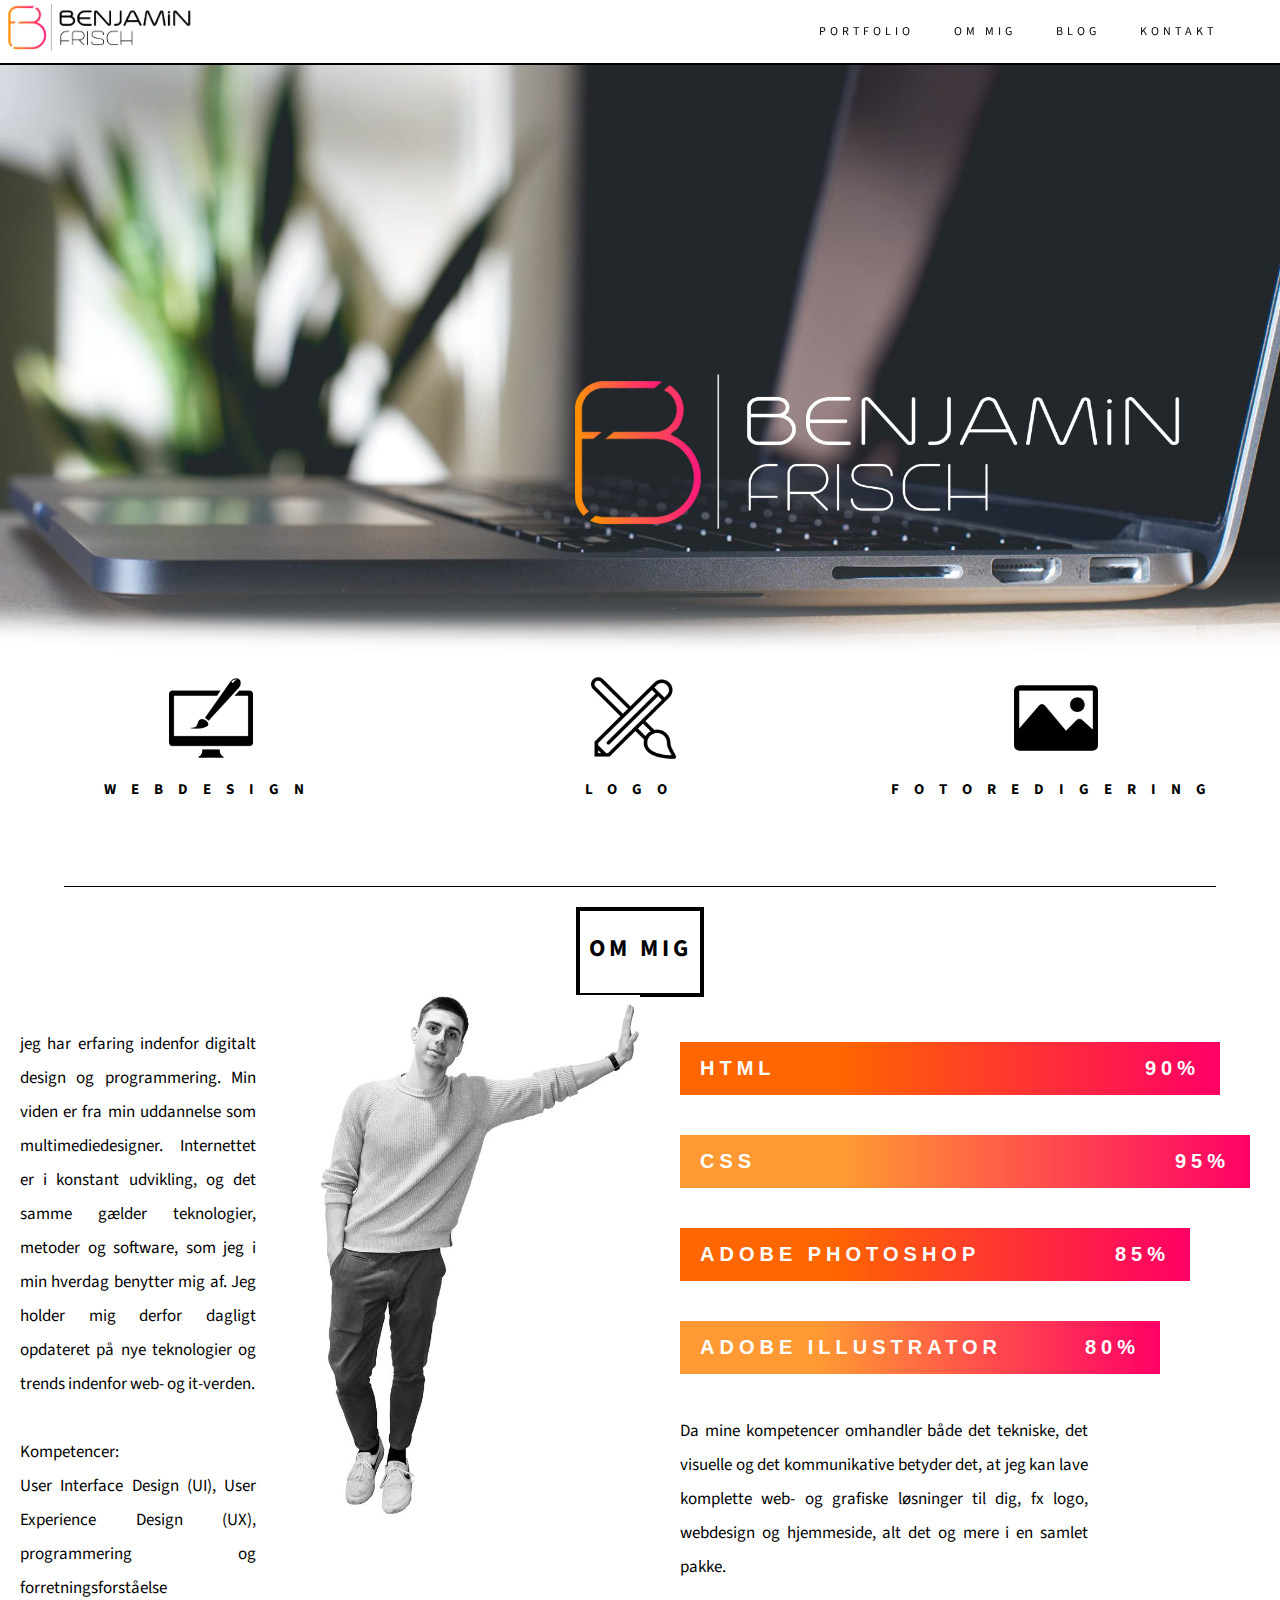
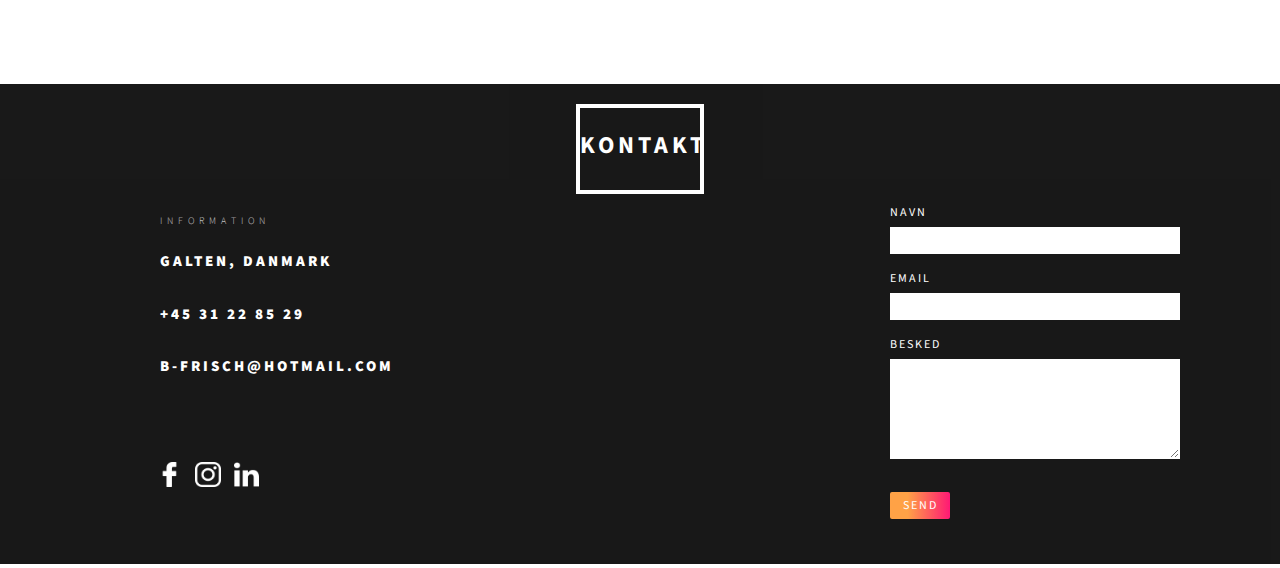
<file: index.html>
<!DOCTYPE html>
<html>

<head>
    <meta charset="utf-8">
    <meta name="viewport" content="width=device-width, initial-scale=1.0">
    <meta name="description" content="Portfolio Benjamin Frisch. jeg kan lave komplette web- og grafiske løsninger til dig, fx logo, webdesign og hjemmeside, alt det og mere i en samlet pakke.">

    <!--Indsæt SEO i ovenstående -->

    

    <title>BENJAMIN FRISCH - PORTFOLIO</title>
    <link rel="stylesheet" type="text/css" href="css/style.css">

    <link href="https://fonts.googleapis.com/css?family=Source+Sans+Pro" rel="stylesheet">
    

</head>

<body>

    <header>


        <div class="navbar">

            <a href="index.html">
            <img class="logoheader" src="image/logo%20portfolio%20black.png" width="15%" alt="logo til Benjamin Frisch portfolio"> </a>
            
            
            
            <a href="#linkkontakt">KONTAKT</a>
            
            <a href="https://benjaminfrischblog.wordpress.com/">BLOG</a>
            
            
            
            
            <a href="#aboutme2">OM MIG</a>
            <a href="portfolio.html">PORTFOLIO</a>
             
            
        </div>
        
      <a href="index.html"><img class="logoheader2" src="image/logo%20portfolio%20final%20png.png" width="100%" alt="logo til Benjamin Frisch portfolio"> </a>   
        
        
     <!-- BURGERMENU - med udgangspunkt i: https://codepen.io/erikterwan/pen/grOZxx -->
    <div role='navigation' class="mobil">
        <div id="burgermenu">
            <input type="checkbox" />
            <span></span>
            <span></span>
            <span></span>
            <ul id="menu">
                
                
                <a href="portfolio.html">
                    <li>PORTFOLIO</li>
                </a>
                <a href="#aboutme2">
                    <li>OM MIG</li>
                </a>
                <a href="https://benjaminfrischblog.wordpress.com/">
                    <li>BLOG</li>
                </a>
                <a href="#linkkontakt">
                    <li>KONTAKT</li>
                </a>
                
                
                  <li> <img class="logoheaderBIG" src="image/logo%20portfolio%20final%20png.png" width="45%" alt="logo til Benjamin Frisch portfolio"> </li>
                
                
                
               
            </ul>
            
          
        </div>
    </div>

    <!--BURGERMENU SLUT -->
        
        
      
       

    </header>

    <img class="logo" src="image/logo.png" width="50%" alt="logo til Benjamin Frisch portfolio">

    <div class="forside">
        <!-- TEKST PÅ FORSIDEN -->
        <img src="image/backgroundfade.png" width="100%" alt="baggrund Benjamin Frisch Portfolio">




    </div>

    <div class="kompetencer">


        <section>


            <img src="image/webdesign.png" width="20%" alt="webdesign">
            <h3>
                WEBDESIGN

            </h3>
        </section>

        <section>


            <img src="image/logodesign.png" width="20%" alt="logo design">
            <h3>
                LOGO
            </h3>

        </section>

        <section>


            <img src="image/photoredigering.png" width="20%" alt="photoredigering fotoredigering">

            <h3>
                FOTOREDIGERING
            </h3>

        </section>

        <div class="line" >

        </div>



    </div>



    <div class="aboutme" >
        

    <h2 id="omMig">
        OM MIG
        </h2>

        
        <section>
            
            <!-- SKILL BARS -->
            <div class="benjamin-skills">

                <ul class="benjamin-skillset">

                    <li class="skill-bar" style="width:90%; background:linear-gradient(to right, #ff6600 29%, #ff0066 100%);">

                        <span>HTML</span>

                        <span class="skill-percent">90%</span>

                    </li>

                    <li class="skill-bar" style="width:95%; background: linear-gradient(to right, #ff9933 29%, #ff0066 100%);">

                        <span>CSS</span>

                        <span class="skill-percent">95%</span>

                    </li>

                    <li class="skill-bar" style="width:85%; background:linear-gradient(to right, #ff6600 29%, #ff0066 100%);">

                        <span>ADOBE PHOTOSHOP</span>

                        <span class="skill-percent">85%</span>

                    </li>

                    <li class="skill-bar" style="width:80%; background: linear-gradient(to right, #ff9933 29%, #ff0066 100%);">

                        <span>ADOBE ILLUSTRATOR</span>

                        <span class="skill-percent">80%</span>

                    </li>

                </ul>

     <p class="tekst2ommig">Da mine kompetencer omhandler både det tekniske, det visuelle og det kommunikative betyder det, at jeg kan lave komplette web- og grafiske løsninger til dig, fx logo, webdesign og hjemmeside, alt det og mere i en samlet pakke.
    
         </p>

            </div>


        </section>

        
        <section >

            <img class="fotoafmig" src="image/photo%20aboutme.jpg" width="50%;">
            
            <p class="tekst1ommig"> jeg har erfaring indenfor digitalt design og programmering. Min viden er fra min uddannelse som multimediedesigner. Internettet er i konstant udvikling, og det samme gælder teknologier, metoder og software, som jeg i min hverdag benytter mig af. Jeg holder mig derfor dagligt opdateret på nye teknologier og trends indenfor web- og it-verden.
        
               
                <br>
                <br>
                
            Kompetencer: 
                <br>
                User Interface Design (UI), User Experience Design (UX), programmering og forretningsforståelse
            </p>
            
             

        </section>

    </div>
    
    
    
    
    
    


    <!-- KONTAKT -->
    <div class="kontakt" id="linkkontakt">
        <h2>Kontakt</h2>
        <article>

            <!-- KONTAKTOPLYSNINGER -->
            <section>
                <h3>information</h3>
                <p class="kontaktoplysninger">Galten, Danmark</p>
                <p class="kontaktoplysninger">+45 31 22 85 29</p>
                <p class="kontaktoplysninger email">b-frisch@hotmail.com</p>
                <div class="line"></div>
                <div>
                    <a href="https://www.facebook.com/benjamin.frisch.37"><img class="socialmedia facebook" src="image/facebook.png" width="5.5%"></a>
                    <a href="https://www.instagram.com/kennethfrisch/"><img class="socialmedia" src="image/instagram.png" width="5.5%"></a>
                    <a href="https://dk.linkedin.com/"><img class="socialmedia" src="image/linkedin.png" width="5.5%"></a>
                </div>
            </section>

            <!-- KONTAKTFORMULAR -->
            <section>
                <div class="kontaktformular">
                    <form action="/action_page.php">
                        <label for="fname">Navn</label>
                        <input type="text" id="fname" name="firstname">
                        <label for="lname">Email</label>
                        <input type="text" id="lname" name="email">
                        <label for="subject">Besked</label>
                        <textarea id="subject" name="subject"></textarea>
                        <p class="send">Send</p>
                    </form>
                </div>
            </section>

        </article>
    </div>
    
    

</body>
 

</html>
</file>
<file: css/style.css>
* {
    box-sizing: border-box;
}


/* NYT PROJEKT LINJE */

body {
    max-width: 100%;
    overflow-x: hidden;
    margin: 0;
    
}



/* MENU BAR */

    

header {
    background-color: white;
    position: fixed;
    top: 0;
    width: 100%;
    overflow: hidden;
    
    box-shadow: 0px 2px;
    z-index: 1;
    padding: 1%;
    
}
    

.navbar a {
    float: right;
    display: block;
    color: black;
    text-align: center;
    padding: 10px;
    padding-left: 30px;
    text-decoration: none;
    font-size: 12px;
    font-family: 'Source Sans Pro', sans-serif;
    letter-spacing: 4px;  
}


/*LOGO I HEADER*/

.logoheader {

    position: absolute;
    left: 0.4em;
    top: 0.01em;
    

}

.logoheader2  {
      display: none;
}



/*LOGO ØVERST I MIDTEN*/

.logo {
    display: block;
    position: absolute;
    bottom: 40%;
    right: 6%;
}

.aboutme h2 {
    position: absolute;
    border: solid 4px black;
    left: 45%;
    width: 10%;
    height: 10%;
    padding-top: 20px;
    text-align: center;
    text-transform: uppercase;
    letter-spacing: 4px;
    font-family: 'Source Sans Pro', sans-serif;
}




h3 {
    font-family: 'Source Sans Pro', sans-serif;
    letter-spacing: 15px;
    font-size: 15px;
 
}

.kompetencer section {
    display: inline-block;
    float: left;
    width: 33%;
    text-align: center;
    position: relative;
    bottom: 180px;

}

.line {
    width: 90%;
    border-bottom: 1px solid black;
    padding: 0;
    padding-top: 30px;
    margin-left: auto;
    margin-right: auto;
}


#abouttext {
    position: relative;
    float: right;
}


.aboutme section {
    position: relative;
    width: 50%;
    float: right;
    font-size: 17px;
    font-family: 'Source Sans Pro', sans-serif;
}

.tekst1ommig {
    width: 40%;
    padding-left: 20px;
    padding-top: 15px;
    line-height: 200%;
    text-align: justify;
}

.tekst2ommig {
    width: 70%;
    padding-left: 40px;
    line-height: 200%;
    text-align: justify;
}

.fotoafmig {
    float: right;
    margin-bottom: 20px;
}

.ommigtekst {
    padding-right: 20px;
    word-spacing: 2px;
}

.benjamin-skills {
    position: relative;
    float: left;
    width: 100%;
    margin: 0 auto;
    padding-top: 30px;
}

.benjamin-skills p {
    margin-bottom: 100px;
}



.skill-percent {
    float: right;
    font-size: 20px;
}

li.skill-bar {
    background-color: #7BC673;
    color: #FFF;
    font: bold 12px/23px "Helvetica Neue", Arial, Helvetica, Geneva, sans-serif;
    margin-bottom: 40px;
    padding: 15px 20px;
    font-size: 20px;
    letter-spacing: 5px;
}

/* KONTAKT */

.kontakt {
    background-color: black;
    height: 480px;
    opacity: 0.9;
    font-family: 'Source Sans Pro', sans-serif;
    width: 100%;
    display: inline-block;

}

.kontakt h2 {
    position: absolute;
    letter-spacing: 4px;
    text-align: center;
    color: white;
    text-transform: uppercase;
    border: solid 4px white;
    width: 10%;
    height: 10%;
    left: 45%;
    padding-top: 20px;

}

.kontakt section {
   
    float: left;
    display: inline-block;
    width: 50%;
    padding-top: 120px;
    margin: 0;
}

/* KONTAKTFORMULAR */

input[type=text],
select,
textarea {
    width: 100%;
    padding: 5px;
    border: 1px solid white;
    border-radius: 0px;
    margin-top: 6px;
    margin-bottom: 16px;
}

#subject {
    height: 100px;
}

.send {
    background: linear-gradient(to right, #ff9933 29%, #ff0066 100%);
    color: white;
    width: 60px;
    text-align: center;
    padding: 5px 10px;
    border: none;
    border-radius: 2px;
    cursor: pointer;
    text-transform: uppercase;
    letter-spacing: 2px;

}

.send:hover {
    background-color: #C1C2BD;
    color: black;
    font-weight: 800;
}

.kontaktformular {
    color: white;
    padding-right: 100px;
    padding-left: 250px;
    text-align: left;
    text-transform: uppercase;
    font-size: 12px;
    letter-spacing: 2px;
}

.kontakt {
    color: white;
    text-transform: uppercase;

}

.kontakt h3 {
    font-size: 10px;
    letter-spacing: 5px;
    padding-left: 25%;
    font-weight: 100;
}


/* KONTAKTOPLYSNINGER */

.kontaktoplysninger {
    font-size: 15px;
    letter-spacing: 3px;
    line-height: 2.5;
    padding-left: 25%;
    font-weight: 900;
}

.kontaktoplysninger.email {
    font-size: 15px;
    font-weight: 900;
}

.socialmedia {
    padding-left: 10px;
}

.socialmedia:hover {
    opacity: 0.3;
}

.socialmedia.facebook {
    margin-left: 23%;
    padding-top: 30px;
}


.portfolio {
    width: 100%;
    height: 500px;
}



/* CASES */

.cases {
    background-color: white;
    opacity: 0.9;
    height: 1200px;
    display: inline-block;
    text-align: center;
    width: 100%;
    color: black;
    font-family: 'Source Sans Pro', sans-serif;
    text-transform: uppercase;
    letter-spacing: 3px;
    font-size: 12px;
    padding-top: 250px;
}

.cases h2 {
    position: absolute;
    border: solid 4px black;
    left: 45%;
    width: 10%;
    height: 10%;
    padding-top: 20px;
    text-align: center;
    text-transform: uppercase;
    letter-spacing: 4px;
    font-family: 'Source Sans Pro', sans-serif;
    top: 70px;

}



.cases h3 {
    font-size: 20px;
    font-weight: 400;
    color: black;
    
}

.cases section {
    float: left;
    display: inline-block;
    width: 50%;
    padding-top: 30px;
    padding-left: 50px;
    padding-right: 50px;
    height: 350px;
}



/* HOVER EFFECT: SEPIA */

.cases img {
    -webkit-filter: sepia(100%);
    filter: sepia(100%);


    padding-top: 10px;
    
}


.cases img:hover {

    -webkit-filter: sepia(0);
    filter: sepia(0);
}


.case1 {
    height: 800px;
}

.case2 {
    height: 800px;
}

.case3 {
    height: 800px;
}

.selvstudie {
    height: 800px;
}



* {
    box-sizing: border-box;
}


/* Create four equal columns that floats next to each other */

.column {
    float: left;
    width: 33%;
    padding: 10px;
    
}

.column img {
    margin-top: 12px;
   
}

.row {
    padding-top: 80px;
}

/* Clear floats after the columns */

.row:after {
    content: "";
    display: table;
    clear: both;
}

.tekstcase {
    padding: 10px;
    background-color: #F2F2F2;
    font-family: 'Source Sans Pro', sans-serif;
    text-align: justify;
    font-size: 13px;
    margin: 0;

}


.tekstcase h2 {
    text-transform: uppercase;
    letter-spacing: 4px;
    font-size: 15px;
    color: orange;
}

#myNav {
    display: none;
}



/* BURGERMENU - med udgangspunkt i: https://codepen.io/erikterwan/pen/grOZxx */

#burgermenu {
    display: none;
    position: fixed;
    top: 8px;
    right: 10px;
    z-index: 1;
    -webkit-user-select: none;
    user-select: none;
    font-family: 'Source Sans Pro', sans-serif;
    text-transform: uppercase;
}

#burgermenu a {
    text-decoration: none;
    color: #232323;
    transition: color 0.3s ease;
}

#burgermenu a:hover {
    color: gray;
}

#burgermenu input {
    display: block;
    width: 40px;
    height: 32px;
    position: absolute;
    top: -7px;
    left: -5px;
    cursor: pointer;
    opacity: 0;
    /* hide this */
    z-index: 2;
    /* and place it over the hamburger */
    -webkit-touch-callout: none;
}

#burgermenu span {
    display: block;
    width: 25px;
    height: 2px;
    margin-bottom: 5px;
    position: ab;
    background: black;
    border-radius: 3px;
    z-index: 1;
    transform-origin: 4px 0px;
    transition: transform 0.5s cubic-bezier(0.77, 0.2, 0.05, 1.0),
    background 0.5s cubic-bezier(0.77, 0.2, 0.05, 1.0),
    opacity 0.55s ease;
}

#burgermenu span:first-child {
    transform-origin: 0% 0%;
}

#burgermenu span:nth-last-child(2) {
    transform-origin: 0% 100%;
}

#burgermenu input:checked ~ span {
    opacity: 1;
    transform: rotate(45deg) translate(-2px, -1px);
    background: #232323;
}

#burgermenu input:checked ~ span:nth-last-child(3) {
    opacity: 0;
    transform: rotate(0deg) scale(0.2, 0.2);
}

#burgermenu input:checked ~ span:nth-last-child(2) {
    opacity: 1;
    transform: rotate(-45deg) translate(0, -1px);
}

#menu {
    position: absolute;
    width: 400px;
    height: 742px;
    margin: -100px 0 0 0;
    padding: 30px;
    padding-top: 120px;

    /* HER ER PROBLEMET */
    right: -35px;
    /* HER ER PROBLEMET */
    background-color: rgba(255,255,255, 0.9);
    list-style-type: none;
    -webkit-font-smoothing: antialiased;
    /* to stop flickering of text in safari */
    transform-origin: 0% 0%;
    transform: translate(100%, 0);
    transition: transform 0.5s cubic-bezier(0.77, 0.2, 0.05, 1.0);
}

#menu li {
    padding: 15px 0;
    font-size: 25px;
    text-align: center;
    
    
}

#burgermenu input:checked ~ ul {
    transform: scale(1.0, 1.0);
    opacity: 0.95;
}

/* BURGERMENU SLUT */


/* .p layout - makes a two column-layout instead of four columns */

@media (max-width: 800px) {
    
}


/* Responsive layout - makes the two columns stack on top of each other instead of next to each other */
/*MOBILE*/
@media (max-width: 600px) {
    
    .kompetencer {
        display: none;
    }
    
    .tekst2ommig {
        font-size: 10px;

    }
    
    .tekst1ommig {
        font-size: 10px;
    }
    
    .aboutme section {
        width: 100%;
    }
    
    .logo {
        display: none;
    } 
    
.skill-percent {
    float: right;
    font-size: 10px;
}

li.skill-bar {
    background-color: #7BC673;
    color: #FFF;
    margin-bottom: 40px;
    padding: 7px 10px;
    font-size: 10px;
    letter-spacing: 5px;
}
    
    .aboutme h2 {
    position: absolute;
    border: solid 4px black; 
        top: 30%;
        
}
   
    
    .logoheader2  {
        display: block;
        position: absolute;
        height: 25px;
        width: 25px;
        left: 2%;
        float: left;
        top: 15%;     
    }
        
   
    .send {
        display: none;
    }
        
    
    .navbar a {
        display: none;
    }
    
 
    .kontakt{
        margin-top: 90%;
        text-align: left;
     
    }
    
    
    .kontakt section {
   float: inherit;
    width: 100%;
 
}
    
    .kontaktoplysninger{   
        padding-left: 11%;
    }
    
    .kontaktformular {
   display: none;
  
}

    .kontakt h3 {
       padding-left: 11%;
    }

    .kontakt h2 { 
       display: none;
    }
    
    .aboutme h2 {
       display: none;
    }
    


    header {
        height: 5%;
    }
    
    #burgermenu {
    display: block;
}
    
    
    .logoheaderBIG{
        padding-top: 30%;
    }
    
    
    .fotoafmig {
        display: none;
    }
    
    .aboutme section{
        width: 100%;
    }
      
    .tekst1ommig {
        width: 100%;
        padding-left: 40px;
        padding-right: 40px;
      
    }
    
    .tekst2ommig {
   width: 100%;
        padding-left: 40px;
        padding-right: 40px;
        
}
    
    .socialmedia {
  
}
    
    .cases section { 
    width: 100%;
    
    }
    
    .cases h2 {
        border: 0px;
        padding-left: -40px;
    }
</file>
